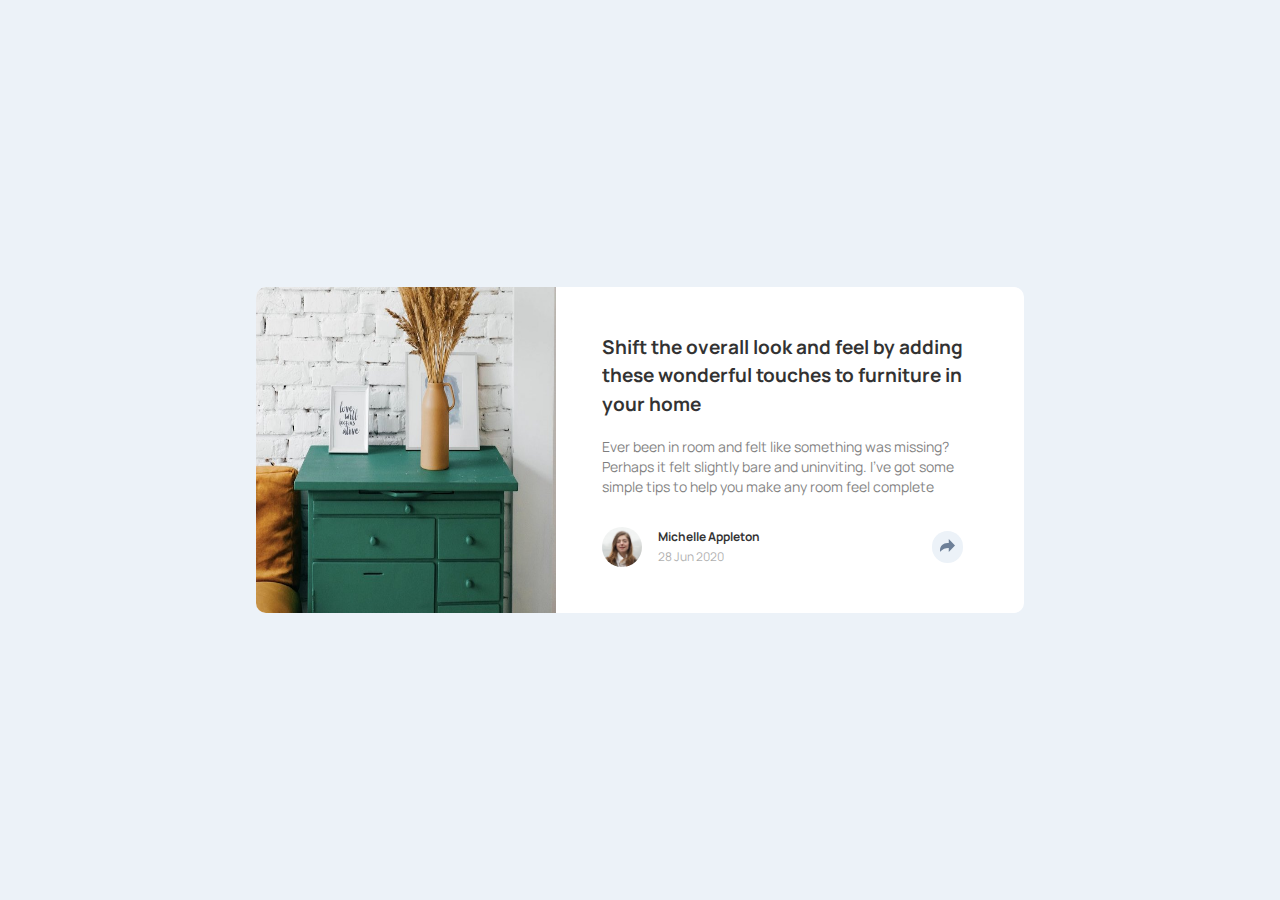
<file: index.html>
<!DOCTYPE html>
<html>
<head>
    <meta charset='utf-8'>
    <meta http-equiv='X-UA-Compatible' content='IE=edge'>
    <title>Responsive WEB</title>
    <meta name='viewport' content='width=device-width, initial-scale=1.0'>
    <link rel='stylesheet' type='text/css' media='screen' href='main.css'>
    <link href="https://fonts.googleapis.com/css2?family=Manrope:wght@200..800&display=swap" rel="stylesheet">

</head>
<body>
    <div class="wrapper" role="wrapper">
        <img src="images/drawers.jpg" width="300px" id="mainimg">
        <nav>
            <div class="text" role="text">
                Shift the overall look and feel by 
                adding these wonderful touches to 
                furniture in your home
            </div>

            <div class="subtext" role="subtext">
                Ever been in room and felt like something was missing? 
                Perhaps it felt slightly bare and uninviting. I've got some 
                simple tips to help you make any room feel complete
            </div>

            <div class="person" role="person">
                <div class="avatar" role="avatar">
                    <img src="images/avatar-michelle.jpg" width="40px">
                    <div class="name" role="name">
                        <p><strong>Michelle Appleton</strong></p>
                        <p class="date">28 Jun 2020</p>
                    </div>
                </div>
                
                <button id="button">
                    <img src="images/icon-share.svg" alt="" >
                </button>
                <button id="buttonclose">
                    <img src="images/icon-share.svg" alt="">
                </button>
            </div>

            <div class="share" role="share">
                SHARE
                <div class="sharesvg" role="sharesvg">
                    <img src="images/icon-facebook.svg" alt="">
                    <img src="images/icon-twitter.svg" alt="">
                    <img src="images/icon-pinterest.svg" alt="">
                </div>
                <div class="triangle" role="triangle">

                </div>
                <button id="buttonclosetwo">
                    <img src="images/icon-share.svg" alt="">
                </button>
            </div>
        </nav>
    </div>

<script src="script.js"></script>
</body>
</html>
</file>
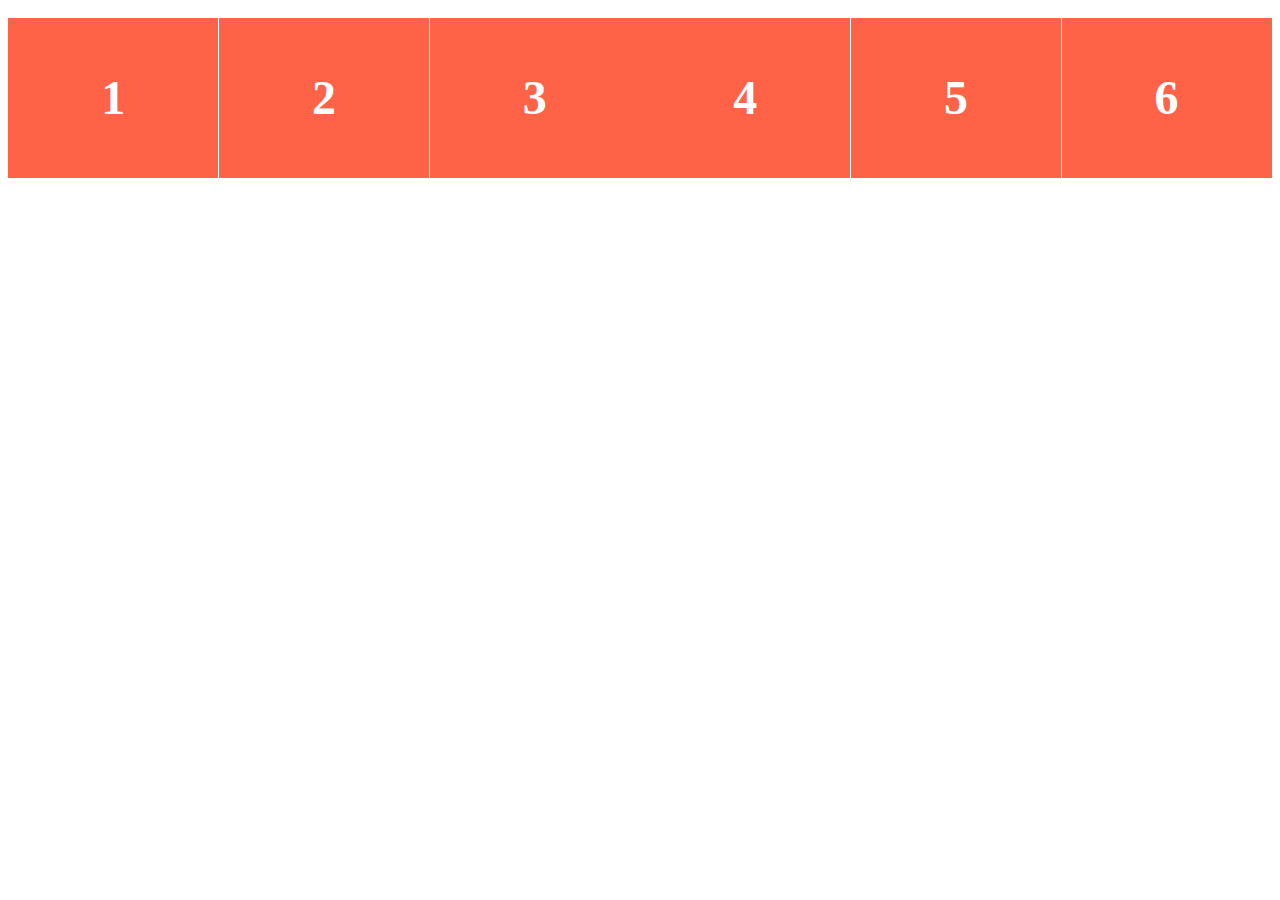
<file: web1.html>
<!DOCTYPE html>
<html>
<head>
    <meta charset='utf-8'>
    <meta http-equiv='X-UA-Compatible' content='IE=edge'>
    <title>Document</title>
    <meta name='viewport' content='width=device-width, initial-scale=1'>
    <link rel='stylesheet' type='text/css' media='screen' href='style.css'>
</head>
<body>
    <ul class="flex-container">
        <li class="flex-item">1</li>
        <li class="flex-item">2</li>
        <li class="flex-item">3</li>
        <li class="flex-item">4</li>
        <li class="flex-item">5</li>
        <li class="flex-item">6</li>
    </ul>
</body>
</html>
</file>
<file: main.css>
/**** 1440px ****/
*{
    margin: 0px;
    padding: 0px;
}

body {
    background-color: hsl(210, 46%, 95%);
    display: flex;
    flex-direction: column;
    justify-content: center;
    align-items: center;
    height: 100vh;
    font-size: 12px;
    font-family: 'Manrope', sans-serif;
}

body #mainimg{
    border-radius: 10px 0px 0px 10px;
}

.wrapper {
    width: 50%;
    display: flex;
    line-height: 20px;
    border-radius: 10px;
    background-color: white;
}

nav {
    display: flex;
    flex-direction: column;
    justify-content: center;
    align-items: center;
    width: 100%;
    padding: 6%;
    position: relative;
}

nav .text {
    font-family: 'Manrope', sans-serif;
    font-weight: 700;
    margin-bottom: 5%;
    font-size: 19px;
    line-height: 1.5;
    opacity: 0.8;
}

nav .subtext {
    font-family: 'Manrope', sans-serif;
    margin-bottom: 3%;
    font-size: 14px;
    opacity: 0.5;
}

nav .person {
    width: 100%;
    display: flex;
    align-items: center;
    height: 100%;
    justify-content: space-between;
    margin-top: 5%;
}

.name {
    opacity: 0.8;
}

.date {
    opacity: 0.4;
}

nav .person .avatar {
    display: flex;
    width: 42%;
    justify-content: space-between;
}

nav .person .avatar img {
    border-radius: 100px;
}

.person #button {
    background-color: hsl(210, 46%, 95%);
    border-radius: 50px;
    padding: 8px;
    margin-right: 4%;
    display: inline-block;
    text-decoration: none;
    cursor: pointer;
    outline: none;
    color: white;
    border: none;
}

.share {
    padding: 3%;
    background-color: hsl(217, 19%, 35%);
    color: hsl(210, 46%, 95%);
    display: flex;
    width: 50%;
    align-items: center;
    border-radius: 10px;
    justify-content: space-around;
    position: absolute;
    top: 50%;
    left: 62%;
    letter-spacing: 4px;
    display: none;
}

.share .sharsvg {
    display: flex;
    align-items: center;
    width: 50%;
    justify-content: space-evenly;
}

.sharesvg img {
    margin-right: 12px; 
}
    
.share .triangle {
    width: 20px;
    height: 20px;
    background-color: hsl(217, 19%, 35%);
    position: absolute;
    top: 75%;
    left: 35%;
    transform: rotateY(0deg) rotate(45deg)
}

.person #buttonclose {
    background-color: hsl(217, 19%, 35%);
    border-radius: 50px;
    padding: 8px;
    margin-right: 4%;
    display: inline-block;
    text-decoration: none;
    cursor: pointer;
    outline: none;
    color: white;
    border: none;
    display: none;
}

.share #buttonclosetwo {
    display: none;
}

@media screen and (max-width: 1440px) {
    .wrapper {
        width: 60%; /* Menyesuaikan lebar wrapper untuk tampilan desktop */
    }
}

@media screen and (max-width:376px) {
    .wrapper{
        width: 85%;
        display: flex;
        flex-direction: column;
        justify-content: center;
        align-items: center;
    }   

    .wrapper #mainimg {
        width: 100%;
        border-radius: 10px 10px 0px 0px;
    }

    nav{
        margin-top: 5%;
        width: 90%;
        display: flex;
        flex-direction: column;
        align-items: center;
        justify-content: center;
    }

    nav .person .avatar img{
        width: 30px;
    }

    nav .person .avatar {
        width: 48%;
    }

    .share {
        top: 75%;
        left: 0;
        width: 94%;
        height: 49px;
        border-radius: 0px 0px 10px 10px;
    }

    .sharesvg {
        width: 35%;
        display: flex;
        justify-content: space-evenly;
        margin-right: 15%;
    }

    .share #buttonclosetwo {
        background-color: hsl(217, 19%, 35%);
        border-radius: 50px;
        padding: 8px;
        margin-right: 4%;
        display: inline-block;
        text-decoration: none;
        cursor: pointer;
        outline: none;
        color: white;
        border: none;
    }

    .share .triangle {
        display: none;
    }


}
</file>
<file: style.css>
.flex-container {
    display: flex;
    flex-flow: row wrap;
    justify-content: space-around;
    padding: 0;
    margin: 0;
    list-style: none;
}

.flex-item {
    background: tomato;
    padding: 5px;
    width: 200px;
    height: 150px;
    margin-top: 10px;
    line-height: 150px;
    color: white;
    font-weight: bold;
    font-size: 3em;
    text-align: center;
}
</file>
